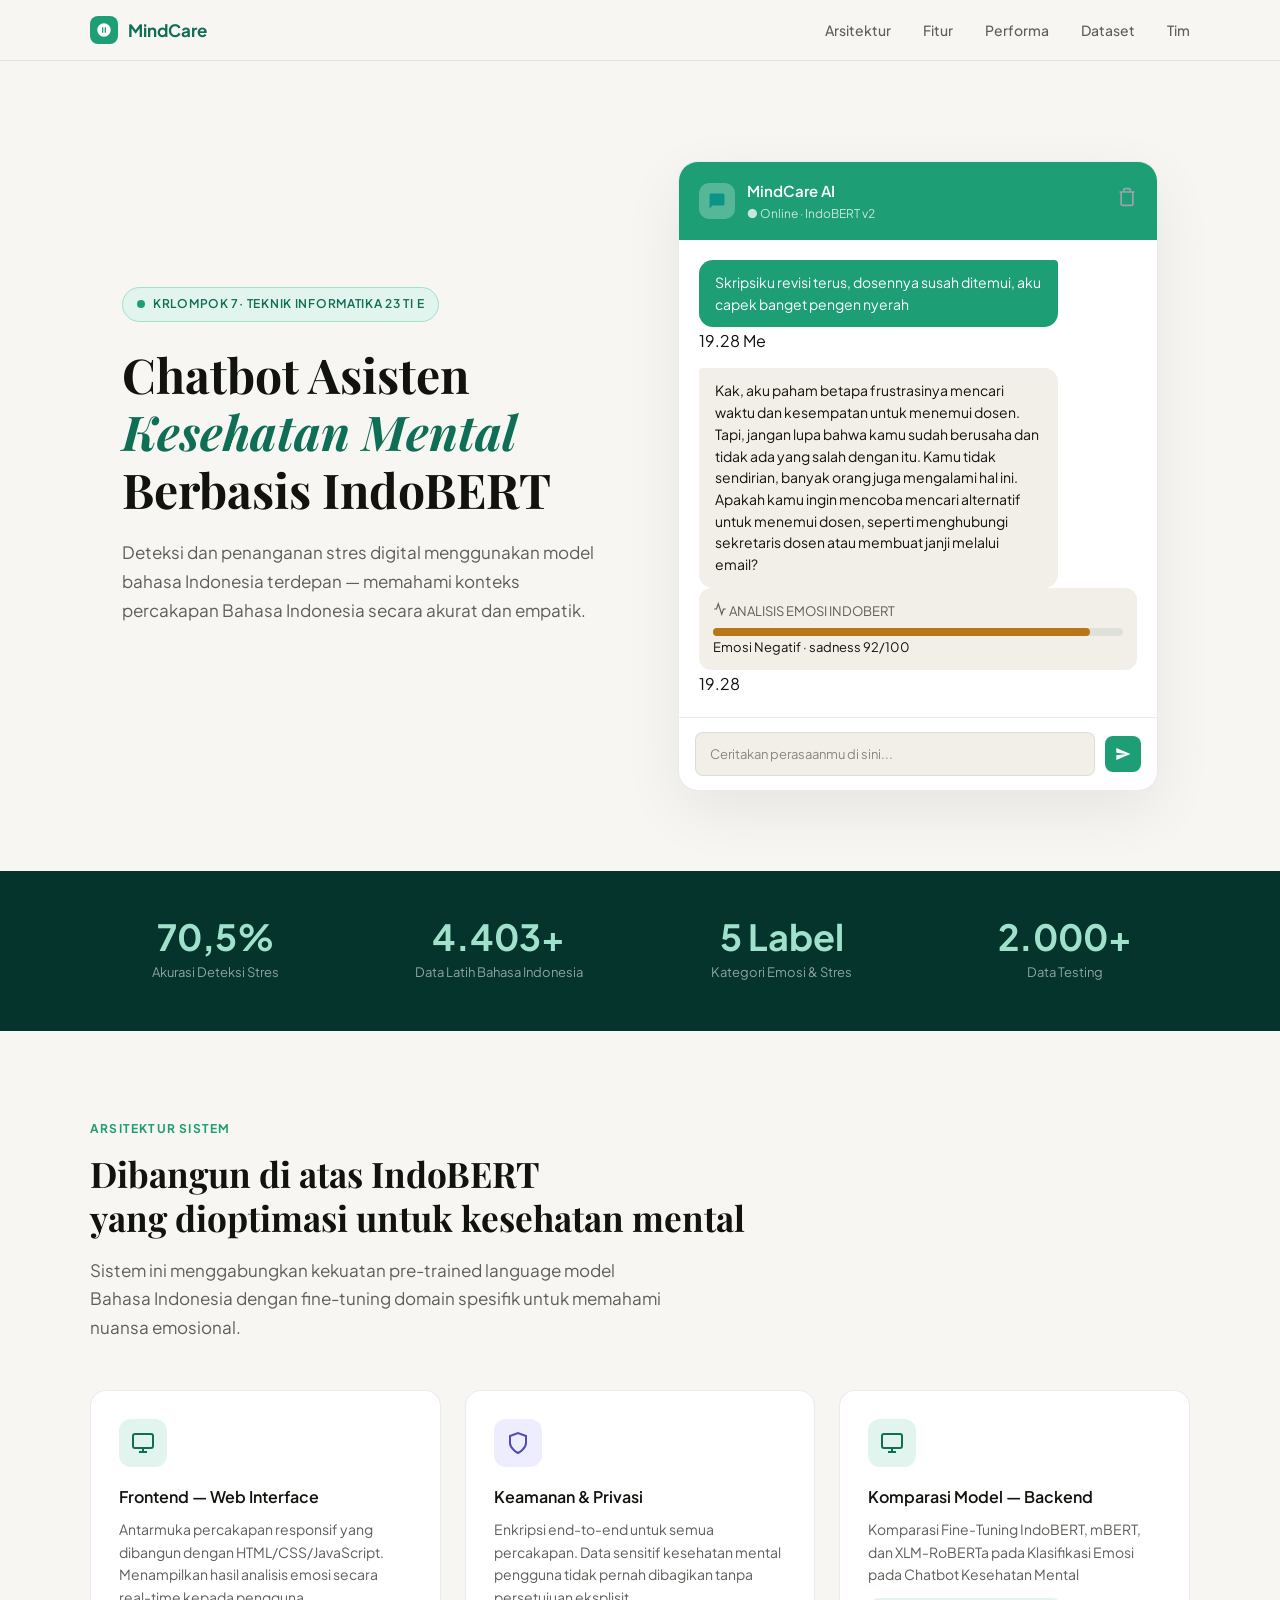
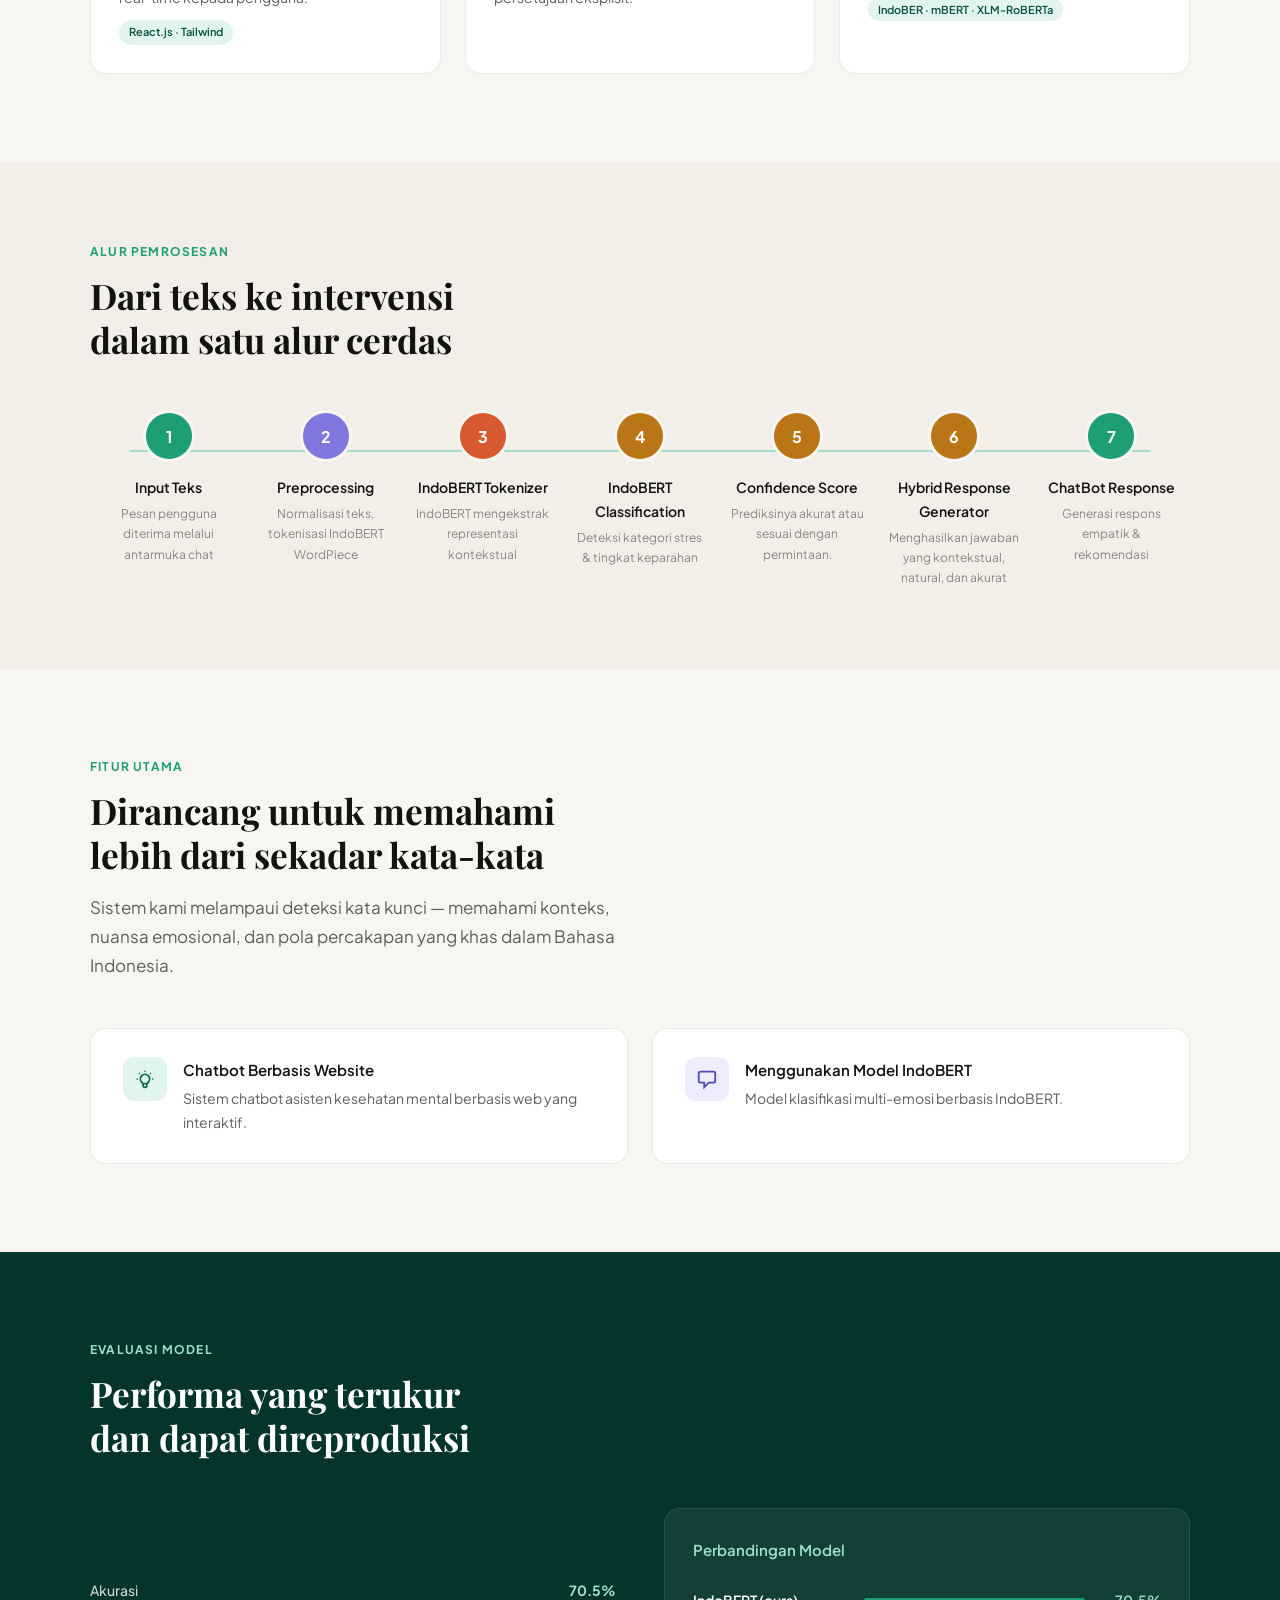
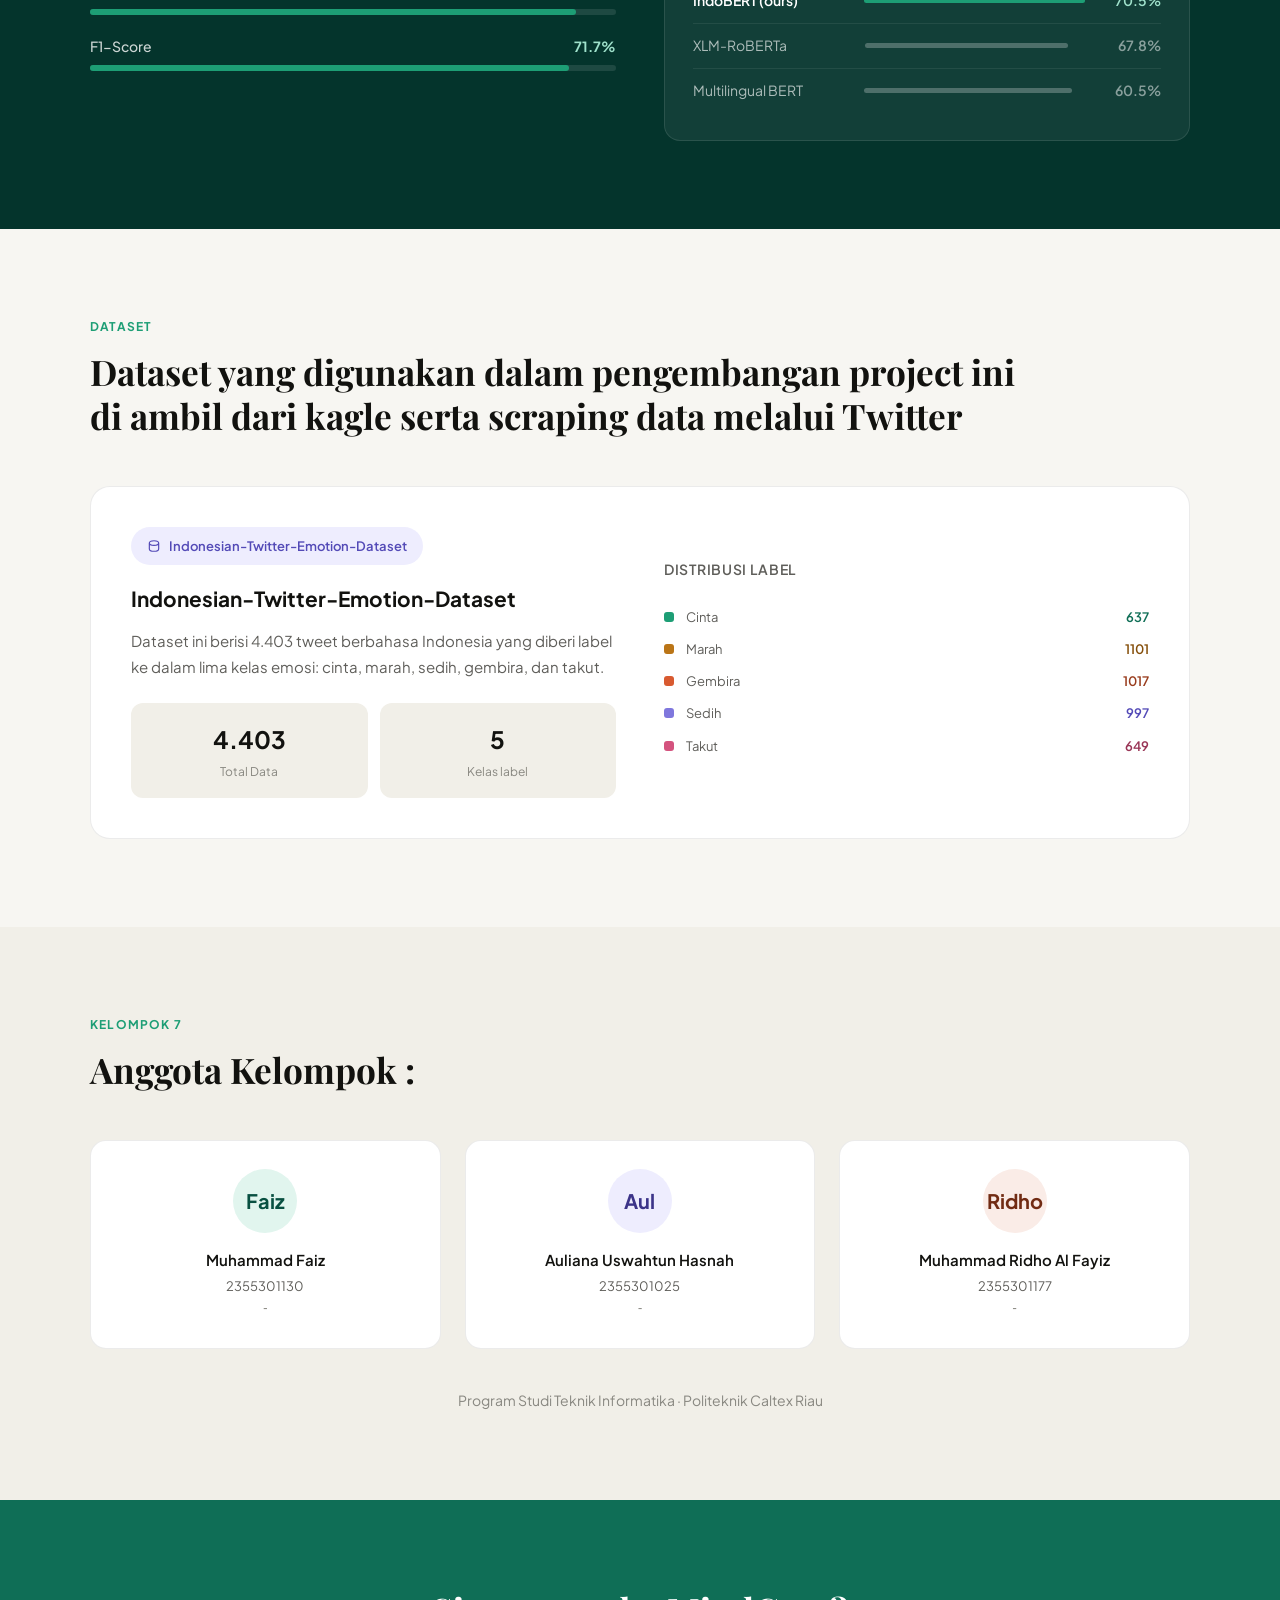
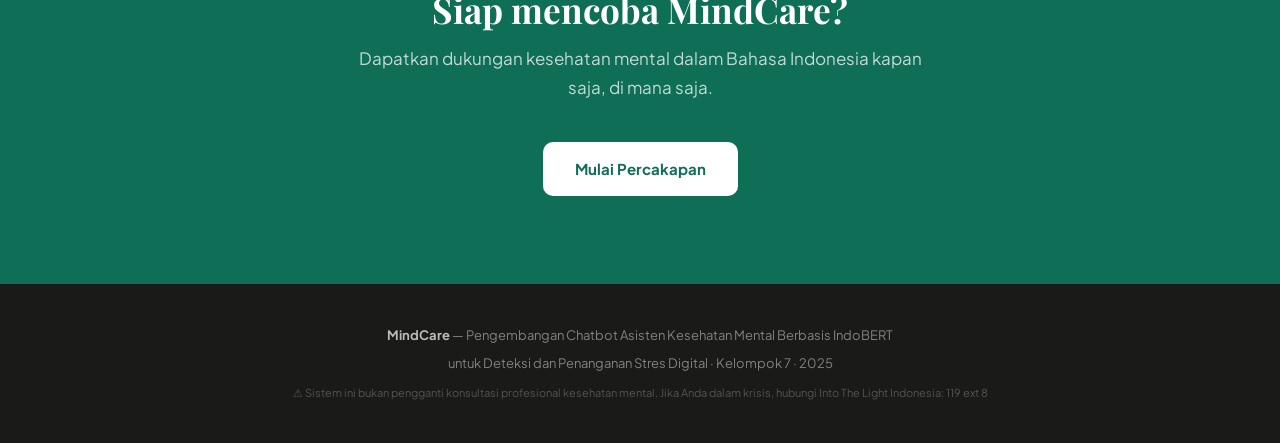
<file: Frontend/index.html>
<!DOCTYPE html>
<html lang="id">
<head>
  <meta charset="UTF-8">
  <meta name="viewport" content="width=device-width, initial-scale=1.0">
  <title>MindCare — Chatbot Kesehatan Mental Berbasis IndoBERT</title>
  <link rel="preconnect" href="https://fonts.googleapis.com">
  <link rel="preconnect" href="https://fonts.gstatic.com" crossorigin>
  <link href="https://fonts.googleapis.com/css2?family=Plus+Jakarta+Sans:wght@300;400;500;600;700&family=Playfair+Display:ital,wght@0,700;1,400&display=swap" rel="stylesheet">
  <link rel="stylesheet" href="style.css">
</head>
<body>

<!-- ══════════════════════════════════════
     NAVIGASI
══════════════════════════════════════ -->
<nav>
  <div class="nav-inner">
    <a href="#" class="nav-brand">
      <div class="dot">
        <svg viewBox="0 0 24 24"><path d="M12 2C6.48 2 2 6.48 2 12s4.48 10 10 10 10-4.48 10-10S17.52 2 12 2zm-1 14H9V8h2v8zm4 0h-2V8h2v8z"/></svg>
      </div>
      MindCare
    </a>
    <ul class="nav-links">
      <li><a href="#arsitektur">Arsitektur</a></li>
      <li><a href="#fitur">Fitur</a></li>
      <li><a href="#performa">Performa</a></li>
      <li><a href="#dataset">Dataset</a></li>
      <li><a href="#tim">Tim</a></li>
    </ul>
  </div>
</nav>

<!-- ══════════════════════════════════════
     HERO
══════════════════════════════════════ -->
<section class="section-hero">
  <div class="hero">

    <!-- Teks Hero -->
    <div>
      <div class="hero-eyebrow">
        <div class="pulse"></div>
        Krlompok 7· Teknik Informatika 23 TI E
      </div>
      <h1>Chatbot Asisten<br><em>Kesehatan Mental</em><br>Berbasis IndoBERT</h1>
      <p class="hero-sub">
        Deteksi dan penanganan stres digital menggunakan model bahasa Indonesia terdepan —
        memahami konteks percakapan Bahasa Indonesia secara akurat dan empatik.
      </p>

    </div>

   <!-- Chat Preview -->
<div class="chat-preview" id="demo">
  <div class="chat-header">
    <div class="chat-avatar">
      <!-- Icon MindCare AI -->
      <svg viewBox="0 0 24 24"><path d="M20 2H4c-1.1 0-2 .9-2 2v18l4-4h14c1.1 0 2-.9 2-2V4c0-1.1-.9-2-2-2z" fill="#0d9488"/></svg>
    </div>
    <div style="flex-grow: 1;">
      <div class="chat-title">MindCare AI</div>
      <div class="chat-status">● Online · IndoBERT v2</div>
    </div>
    <!-- Tombol Trash/Hapus di pojok kanan atas chat -->
    <div class="chat-delete-icon">
      <svg width="20" height="20" viewBox="0 0 24 24" fill="none" stroke="#9ca3af" stroke-width="2"><polyline points="3 6 5 6 21 6"></polyline><path d="M19 6v14a2 2 0 0 1-2 2H7a2 2 0 0 1-2-2V6m3 0V4a2 2 0 0 1 2-2h4a2 2 0 0 1 2 2v2"></path></svg>
    </div>
  </div>

  <div class="chat-body">
    <!-- Bubble Chat User -->
    <div class="chat-row user-row">
      <div class="bubble user">
        Skripsiku revisi terus, dosennya susah ditemui, aku capek banget pengen nyerah
      </div>
      <div class="chat-time-meta">19.28 <span class="user-badge">Me</span></div>
    </div>

    <!-- Bubble Chat Bot (MindCare AI) -->
    <div class="chat-row bot-row">
      <div class="bubble bot">
        Kak, aku paham betapa frustrasinya mencari waktu dan kesempatan untuk menemui dosen. Tapi, jangan lupa bahwa kamu sudah berusaha dan tidak ada yang salah dengan itu. Kamu tidak sendirian, banyak orang juga mengalami hal ini. Apakah kamu ingin mencoba mencari alternatif untuk menemui dosen, seperti menghubungi sekretaris dosen atau membuat janji melalui email?
      </div>
      
      <!-- Analisis Emosi IndoBERT Box -->
      <div class="stress-meter">
        <div class="stress-label">
          <svg width="14" height="14" viewBox="0 0 24 24" fill="none" stroke="currentColor" stroke-width="2"><polyline points="22 12 18 12 15 21 9 3 6 12 2 12"></polyline></svg>
          ANALISIS EMOSI INDOBERT
        </div>
        <div class="stress-bar-bg">
          <!-- Width 92% sesuai nilai skor 92/100 -->
          <div class="stress-bar" style="width: 92%;"></div>
        </div>
        <div class="stress-value-container">
          <span class="emotion-type">Emosi Negatif · sadness</span>
          <span class="emotion-score">92/100</span>
        </div>
      </div>
      
      <div class="chat-time-meta bot-time">19.28</div>
    </div>
  </div>

  <!-- Input Area Mockup -->
  <div class="chat-input-row">
    <div class="chat-input-fake">Ceritakan perasaanmu di sini...</div>
    <div class="chat-send">
      <svg viewBox="0 0 24 24"><path d="M2.01 21L23 12 2.01 3 2 10l15 2-15 2z" fill="#ffffff"/></svg>
    </div>
  </div>
</div>

  </div>
</section>

<!-- ══════════════════════════════════════
     STATS BAR
══════════════════════════════════════ -->
<div class="stats-bar">
  <div class="stats-inner">
    <div>
      <div class="stat-num">70,5%</div>
      <div class="stat-label">Akurasi Deteksi Stres</div>
    </div>
    <div>
      <div class="stat-num"> 4.403+</div>
      <div class="stat-label">Data Latih Bahasa Indonesia</div>
    </div>
    <div>
      <div class="stat-num">5 Label </div>
      <div class="stat-label">Kategori Emosi &amp; Stres</div>
    </div>
    <div>
      <div class="stat-num">2.000+ </div>
      <div class="stat-label">Data Testing</div>
    </div>
  </div>
</div>

<!-- ══════════════════════════════════════
     ARSITEKTUR SISTEM
══════════════════════════════════════ -->
<section id="arsitektur">
  <div class="section-inner">
    <div class="section-tag">Arsitektur Sistem</div>
    <h2>Dibangun di atas IndoBERT<br>yang dioptimasi untuk kesehatan mental</h2>
    <p class="section-lead">
      Sistem ini menggabungkan kekuatan pre-trained language model Bahasa Indonesia dengan
      fine-tuning domain spesifik untuk memahami nuansa emosional.
    </p>

    <div class="arch-grid">

      <div class="arch-card">
        <div class="arch-icon" style="background:#E1F5EE;">
          <svg fill="none" stroke="#0F6E56" stroke-width="2" viewBox="0 0 24 24">
            <rect x="2" y="3" width="20" height="14" rx="2"/>
            <path d="M8 21h8M12 17v4"/>
          </svg>
        </div>
        <h3>Frontend — Web Interface</h3>
        <p>Antarmuka percakapan responsif yang dibangun dengan HTML/CSS/JavaScript. Menampilkan hasil analisis emosi secara real-time kepada pengguna.</p>
        <span class="arch-badge" style="background:#E1F5EE; color:#085041;">React.js · Tailwind</span>
      </div>

      <div class="arch-card">
        <div class="arch-icon" style="background:#EEEDFE;">
          <svg fill="none" stroke="#534AB7" stroke-width="2" viewBox="0 0 24 24">
            <path d="M12 22s8-4 8-10V5l-8-3-8 3v7c0 6 8 10 8 10z"/>
          </svg>
        </div>
        <h3>Keamanan &amp; Privasi</h3>
        <p>Enkripsi end-to-end untuk semua percakapan. Data sensitif kesehatan mental pengguna tidak pernah dibagikan tanpa persetujuan eksplisit.</p>
      </div>

       <div class="arch-card">
        <div class="arch-icon" style="background:#E1F5EE;">
          <svg fill="none" stroke="#0F6E56" stroke-width="2" viewBox="0 0 24 24">
            <rect x="2" y="3" width="20" height="14" rx="2"/>
            <path d="M8 21h8M12 17v4"/>
          </svg>
        </div>
        <h3>Komparasi Model — Backend</h3>
        <p>Komparasi Fine-Tuning IndoBERT, mBERT, dan XLM-RoBERTa pada Klasifikasi Emosi pada Chatbot Kesehatan Mental
        <span class="arch-badge" style="background:#E1F5EE; color:#085041;">IndoBER · mBERT · XLM-RoBERTa</span>
      </div>

    </div>
  </div>
</section>

<!-- ══════════════════════════════════════
     PIPELINE PEMROSESAN
══════════════════════════════════════ -->
<section class="pipeline-bg pipeline-section">
  <div class="section-inner">
    <div class="section-tag">Alur Pemrosesan</div>
    <h2>Dari teks ke intervensi<br>dalam satu alur cerdas</h2>

    <div class="pipeline">
      <div class="pipe-step">
        <div class="pipe-circle" style="background:#1D9E75;">1</div>
        <h4>Input Teks</h4>
        <p>Pesan pengguna diterima melalui antarmuka chat</p>
      </div>
      <div class="pipe-step">
        <div class="pipe-circle" style="background:#7F77DD;">2</div>
        <h4>Preprocessing</h4>
        <p>Normalisasi teks, tokenisasi IndoBERT WordPiece</p>
      </div>
      <div class="pipe-step">
        <div class="pipe-circle" style="background:#D85A30;">3</div>
        <h4>IndoBERT Tokenizer</h4>
        <p>IndoBERT mengekstrak representasi kontekstual</p>
      </div>
      <div class="pipe-step">
        <div class="pipe-circle" style="background:#BA7517;">4</div>
        <h4> IndoBERT Classification</h4>
        <p>Deteksi kategori stres &amp; tingkat keparahan</p>
      </div>
      <div class="pipe-step">
        <div class="pipe-circle" style="background:#BA7517;">5</div>
        <h4> Confidence Score</h4>
        <p>Prediksinya akurat atau sesuai dengan permintaan.</p>
      </div>
      <div class="pipe-step">
        <div class="pipe-circle" style="background:#BA7517;">6</div>
        <h4>  Hybrid Response Generator </h4>
        <p>Menghasilkan jawaban yang kontekstual, natural, dan akurat</p>
      </div>
      <div class="pipe-step">
        <div class="pipe-circle" style="background:#1D9E75;">7</div>
        <h4> ChatBot Response </h4>
        <p>Generasi respons empatik &amp; rekomendasi</p>
      </div>
    </div>
  </div>
</section>

<!-- ══════════════════════════════════════
     FITUR UTAMA
══════════════════════════════════════ -->
<section id="fitur">
  <div class="section-inner">
    <div class="section-tag">Fitur Utama</div>
    <h2>Dirancang untuk memahami<br>lebih dari sekadar kata-kata</h2>
    <p class="section-lead">
      Sistem kami melampaui deteksi kata kunci — memahami konteks, nuansa emosional,
      dan pola percakapan yang khas dalam Bahasa Indonesia.
    </p>

    <div class="features-grid">

      <div class="feat-card">
        <div class="feat-icon" style="background:#E1F5EE;">
          <svg fill="none" stroke="#0F6E56" stroke-width="2" viewBox="0 0 24 24">
            <path d="M9.663 17h4.673M12 3v1m6.364 1.636l-.707.707M21 12h-1M4 12H3m3.343-5.657l-.707-.707m2.828 9.9a5 5 0 117.072 0l-.548.547A3.374 3.374 0 0014 18.469V19a2 2 0 11-4 0v-.531c0-.895-.356-1.754-.988-2.386l-.548-.547z"/>
          </svg>
        </div>
        <div>
          <h3>Chatbot Berbasis Website</h3>
          <p> Sistem chatbot asisten kesehatan mental berbasis web yang interaktif.</p>
        </div>
      </div>

      <div class="feat-card">
        <div class="feat-icon" style="background:#EEEDFE;">
          <svg fill="none" stroke="#534AB7" stroke-width="2" viewBox="0 0 24 24">
            <path d="M8 10h.01M12 10h.01M16 10h.01M9 16H5a2 2 0 01-2-2V6a2 2 0 012-2h14a2 2 0 012 2v8a2 2 0 01-2 2h-5l-5 5v-5z"/>
          </svg>
        </div>
        <div>
          <h3>Menggunakan Model IndoBERT</h3>
          <p>Model klasifikasi multi-emosi berbasis IndoBERT.</p>
        </div>
      </div>

     
    
      </div>

    </div>
  </div>
</section>

<!-- ══════════════════════════════════════
     PERFORMA / EVALUASI MODEL
══════════════════════════════════════ -->
<section class="metrics-bg" id="performa" style="padding: 88px 2rem;">
  <div class="section-inner">
    <div class="section-tag" style="color: #9FE1CB;">Evaluasi Model</div>
    <h2 style="color: white;">Performa yang terukur<br>dan dapat direproduksi</h2>

    <div class="metrics-grid">

      <!-- Metrik Bar -->
      <div class="metric-list">
        <div class="metric-item">
          <div class="metric-row">
            <span class="metric-name">Akurasi</span>
            <span class="metric-val">70.5%</span>
          </div>
          <div class="metric-bar-bg"><div class="metric-bar" style="width:92.4%"></div></div>
        </div>
        <div class="metric-item">
          <div class="metric-row">
            <span class="metric-name">F1-Score</span>
            <span class="metric-val">71.7%</span>
          </div>
          <div class="metric-bar-bg"><div class="metric-bar" style="width:91.0%"></div></div>
        </div>
      </div>

      <!-- Perbandingan Model -->
      <div class="compare-card">
        <h3>Perbandingan Model</h3>
        <div class="compare-row highlight-row">
          <span class="model-name">IndoBERT (ours)</span>
          <div class="model-bar-wrap"><div class="model-bar" style="width:92.4%"></div></div>
          <span class="model-score">70.5%</span>
        </div>
        <div class="compare-row">
          <span class="model-name">XLM-RoBERTa</span>
          <div class="model-bar-wrap"><div class="model-bar" style="width:84%; background: rgba(255,255,255,0.25)"></div></div>
          <span class="model-score" style="color:rgba(255,255,255,0.5)">67.8%</span>
        </div>
        <div class="compare-row">
          <span class="model-name">Multilingual BERT</span>
          <div class="model-bar-wrap"><div class="model-bar" style="width:87%; background: rgba(255,255,255,0.25)"></div></div>
          <span class="model-score" style="color:rgba(255,255,255,0.5)">60.5%</span>
        </div>
      </div>

    </div>
  </div>
</section>

<!-- ══════════════════════════════════════
     DATASET
══════════════════════════════════════ -->
<section id="dataset">
  <div class="section-inner">
    <div class="section-tag">Dataset</div>
    <h2>Dataset yang digunakan dalam pengembangan project ini<br>di ambil dari kagle serta scraping data melalui Twitter</h2>

    <div class="dataset-card">

      <div>
        <div class="dataset-pill">
          <svg width="14" height="14" fill="none" stroke="currentColor" stroke-width="2" viewBox="0 0 24 24">
            <path d="M4 7v10c0 2.21 3.582 4 8 4s8-1.79 8-4V7M4 7c0 2.21 3.582 4 8 4s8-1.79 8-4M4 7c0-2.21 3.582-4 8-4s8 1.79 8 4"/>
          </svg>
          Indonesian-Twitter-Emotion-Dataset
        </div>
        <h3 style="font-size:1.3rem; margin-bottom:.75rem;">Indonesian-Twitter-Emotion-Dataset</h3>
        <p style="color:var(--text-secondary); font-size:15px;">
          Dataset ini berisi 4.403 tweet berbahasa Indonesia yang diberi label ke dalam 
          lima kelas emosi: cinta, marah, sedih, gembira, dan takut.
        </p>
        <div class="dataset-stats">
          <div class="ds-stat">
            <div class="ds-stat-num">4.403</div>
            <div class="ds-stat-label">Total Data</div>
          </div>
          <div class="ds-stat">
            <div class="ds-stat-num">5</div>
            <div class="ds-stat-label">Kelas label</div>
          </div>
        </div>
      </div>

      <div>
        <p style="font-size:14px; font-weight:600; color:var(--text-secondary); margin-bottom:1rem; text-transform:uppercase; letter-spacing:.05em;">Distribusi Label</p>
        <div class="label-distribution">
          <div class="label-row">
            <div class="label-color" style="background:#1D9E75;"></div>
            <span class="label-name">Cinta</span>
            <span class="label-pct" style="color:#0F6E56;">637</span>
          </div>
          <div class="label-row">
            <div class="label-color" style="background:#BA7517;"></div>
            <span class="label-name">Marah</span>
            <span class="label-pct" style="color:#854F0B;">1101</span>
          </div>
          <div class="label-row">
            <div class="label-color" style="background:#D85A30;"></div>
            <span class="label-name">Gembira</span>
            <span class="label-pct" style="color:#993C1D;">1017</span>
          </div>
          <div class="label-row">
            <div class="label-color" style="background:#7F77DD;"></div>
            <span class="label-name">Sedih</span>
            <span class="label-pct" style="color:#534AB7;">997</span>
          </div>
          <div class="label-row">
            <div class="label-color" style="background:#D4537E;"></div>
            <span class="label-name">Takut</span>
            <span class="label-pct" style="color:#993556;">649</span>
          </div>
        </div>
      </div>

    </div>
  </div>
</section>

<!-- ══════════════════════════════════════
     TIM PENELITI
══════════════════════════════════════ -->
<section id="tim" class="tim-section">
  <div class="section-inner">
    <div class="section-tag">KELOMPOK 7</div>
    <h2>Anggota Kelompok : <br></h2>

    <div class="team-grid">
      <div class="team-card">
        <div class="team-avatar" style="background:#E1F5EE; color:#085041;">Faiz</div>
        <div class="team-name">Muhammad Faiz</div>
        <div class="team-role">2355301130</div>
        <div class="team-nim">-</div>
      </div>
      <div class="team-card">
        <div class="team-avatar" style="background:#EEEDFE; color:#3C3489;">Aul</div>
        <div class="team-name">Auliana Uswahtun Hasnah</div>
        <div class="team-role">2355301025</div>
        <div class="team-nim">-</div>
      </div>
      <div class="team-card">
        <div class="team-avatar" style="background:#FAECE7; color:#712B13;">Ridho</div>
        <div class="team-name">Muhammad Ridho Al Fayiz</div>
        <div class="team-role">2355301177</div>
        <div class="team-nim">-</div>
      </div>
    </div>

    <div class="team-info">
      <p>
        Program Studi Teknik Informatika · Politeknik Caltex Riau 
      </p>
    </div>
  </div>
</section>

<!-- ══════════════════════════════════════
     CTA
══════════════════════════════════════ -->
<div class="cta-section">
  <h2>Siap mencoba MindCare?</h2>
  <p class="section-lead">Dapatkan dukungan kesehatan mental dalam Bahasa Indonesia kapan saja, di mana saja.</p>
  <a href="Chatbot.html" class="btn-white">Mulai Percakapan</a>
</div>

<!-- ══════════════════════════════════════
     FOOTER
══════════════════════════════════════ -->
<footer>
  <p><strong>MindCare</strong> — Pengembangan Chatbot Asisten Kesehatan Mental Berbasis IndoBERT</p>
  <p>untuk Deteksi dan Penanganan Stres Digital · Kelompok 7 · 2025</p>
  <p class="footer-warning">
    ⚠ Sistem ini bukan pengganti konsultasi profesional kesehatan mental.
    Jika Anda dalam krisis, hubungi Into The Light Indonesia: 119 ext 8
  </p>
</footer>

</body>
</html>
</file>
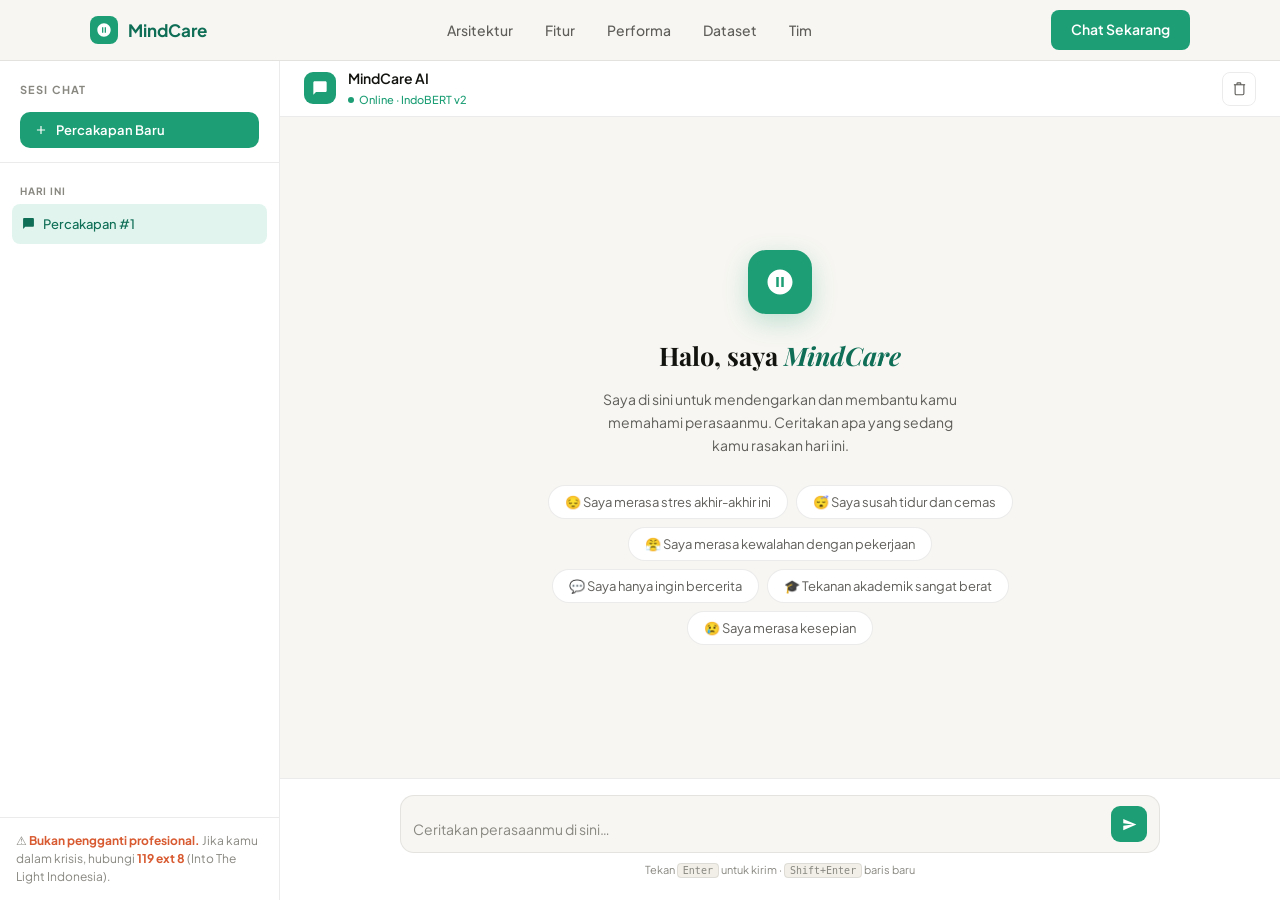
<file: Frontend/Chatbot.html>
<!DOCTYPE html>
<html lang="id">

<head>
    <meta charset="UTF-8">
    <meta name="viewport" content="width=device-width, initial-scale=1.0">
    <title>MindCare — Chat Asisten Kesehatan Mental</title>
    <link rel="preconnect" href="https://fonts.googleapis.com">
    <link rel="preconnect" href="https://fonts.gstatic.com" crossorigin>
    <link
        href="https://fonts.googleapis.com/css2?family=Plus+Jakarta+Sans:wght@300;400;500;600;700&family=Playfair+Display:ital,wght@0,700;1,400&display=swap"
        rel="stylesheet">
    <link rel="stylesheet" href="style.css">

    <style>
        /* ── CHAT PAGE LAYOUT ── */
        body {
            height: 100vh;
            overflow: hidden;
            display: flex;
            flex-direction: column;
        }

        .chat-page {
            flex: 1;
            display: grid;
            grid-template-columns: 280px 1fr;
            overflow: hidden;
            height: calc(100vh - 60px);
        }

        /* ── SIDEBAR ── */
        .sidebar {
            background: var(--white);
            border-right: 0.5px solid var(--border);
            display: flex;
            flex-direction: column;
            overflow: hidden;
        }

        .sidebar-header {
            padding: 20px 20px 14px;
            border-bottom: 0.5px solid var(--border);
        }

        .sidebar-title {
            font-size: 11px;
            font-weight: 700;
            letter-spacing: 0.1em;
            text-transform: uppercase;
            color: var(--text-muted);
            margin-bottom: 12px;
        }

        .new-chat-btn {
            width: 100%;
            background: var(--teal-400);
            color: white;
            border: none;
            border-radius: 10px;
            padding: 10px 14px;
            font-family: 'Plus Jakarta Sans', sans-serif;
            font-size: 13px;
            font-weight: 600;
            cursor: pointer;
            display: flex;
            align-items: center;
            gap: 8px;
            transition: background 0.2s;
        }

        .new-chat-btn:hover {
            background: var(--teal-600);
        }

        .new-chat-btn svg {
            width: 14px;
            height: 14px;
            fill: white;
            flex-shrink: 0;
        }

        .chat-history {
            flex: 1;
            overflow-y: auto;
            padding: 12px 12px;
        }

        .history-section-label {
            font-size: 10px;
            font-weight: 700;
            letter-spacing: 0.08em;
            text-transform: uppercase;
            color: var(--text-muted);
            padding: 8px 8px 4px;
        }

        .history-item {
            padding: 9px 10px;
            border-radius: 8px;
            font-size: 13px;
            color: var(--text-secondary);
            cursor: pointer;
            transition: background 0.15s;
            white-space: nowrap;
            overflow: hidden;
            text-overflow: ellipsis;
            display: flex;
            align-items: center;
            gap: 8px;
        }

        .history-item svg {
            width: 13px;
            height: 13px;
            flex-shrink: 0;
            opacity: 0.5;
        }

        .history-item:hover {
            background: var(--gray-50);
            color: var(--text-primary);
        }

        .history-item.active {
            background: var(--teal-50);
            color: var(--teal-600);
            font-weight: 500;
        }

        .history-item.active svg {
            opacity: 1;
        }

        .sidebar-footer {
            padding: 14px 16px;
            border-top: 0.5px solid var(--border);
            font-size: 12px;
            color: var(--text-muted);
            line-height: 1.5;
        }

        .sidebar-footer strong {
            color: var(--coral-400);
        }

        /* ── MAIN CHAT AREA ── */
        .chat-main {
            display: flex;
            flex-direction: column;
            background: var(--bg-page);
            overflow: hidden;
        }

        /* Top bar */
        .chat-topbar {
            background: var(--white);
            border-bottom: 0.5px solid var(--border);
            padding: 0 24px;
            height: 56px;
            display: flex;
            align-items: center;
            justify-content: space-between;
            flex-shrink: 0;
        }

        .topbar-left {
            display: flex;
            align-items: center;
            gap: 12px;
        }

        .topbar-avatar {
            width: 32px;
            height: 32px;
            border-radius: 9px;
            background: var(--teal-400);
            display: flex;
            align-items: center;
            justify-content: center;
        }

        .topbar-avatar svg {
            width: 16px;
            height: 16px;
            fill: white;
        }

        .topbar-name {
            font-size: 14px;
            font-weight: 600;
            color: var(--text-primary);
        }

        .topbar-status {
            display: flex;
            align-items: center;
            gap: 5px;
            font-size: 11px;
            color: var(--teal-400);
            font-weight: 500;
        }

        .status-dot {
            width: 6px;
            height: 6px;
            border-radius: 50%;
            background: var(--teal-400);
            animation: pulse 2s infinite;
        }

        .topbar-right {
            display: flex;
            align-items: center;
            gap: 8px;
        }

        .topbar-btn {
            width: 34px;
            height: 34px;
            border-radius: 8px;
            border: 0.5px solid var(--border);
            background: transparent;
            cursor: pointer;
            display: flex;
            align-items: center;
            justify-content: center;
            transition: background 0.15s;
        }

        .topbar-btn:hover {
            background: var(--gray-50);
        }

        .topbar-btn svg {
            width: 15px;
            height: 15px;
            fill: none;
            stroke: var(--text-secondary);
            stroke-width: 1.8;
        }

        /* ── MESSAGES AREA ── */
        .messages-wrap {
            flex: 1;
            overflow-y: auto;
            padding: 28px 40px;
            display: flex;
            flex-direction: column;
            gap: 20px;
            scroll-behavior: smooth;
        }

        /* Welcome state */
        .welcome-state {
            flex: 1;
            display: flex;
            flex-direction: column;
            align-items: center;
            justify-content: center;
            text-align: center;
            padding: 40px 24px;
        }

        .welcome-icon {
            width: 64px;
            height: 64px;
            border-radius: 18px;
            background: var(--teal-400);
            display: flex;
            align-items: center;
            justify-content: center;
            margin: 0 auto 20px;
            box-shadow: 0 8px 24px rgba(29, 158, 117, 0.25);
        }

        .welcome-icon svg {
            width: 30px;
            height: 30px;
            fill: white;
        }

        .welcome-title {
            font-family: 'Playfair Display', Georgia, serif;
            font-size: 1.6rem;
            font-weight: 700;
            color: var(--text-primary);
            margin-bottom: 10px;
        }

        .welcome-title em {
            color: var(--teal-600);
            font-style: italic;
        }

        .welcome-sub {
            font-size: 14px;
            color: var(--text-secondary);
            max-width: 380px;
            line-height: 1.65;
            margin-bottom: 28px;
        }

        .starter-chips {
            display: flex;
            flex-wrap: wrap;
            gap: 8px;
            justify-content: center;
            max-width: 480px;
        }

        .chip {
            background: var(--white);
            border: 0.5px solid var(--border);
            border-radius: 100px;
            padding: 8px 16px;
            font-size: 13px;
            color: var(--text-secondary);
            cursor: pointer;
            transition: border-color 0.15s, color 0.15s, background 0.15s;
            font-family: 'Plus Jakarta Sans', sans-serif;
        }

        .chip:hover {
            border-color: var(--teal-400);
            color: var(--teal-600);
            background: var(--teal-50);
        }

        /* Message rows */
        .msg-row {
            display: flex;
            gap: 10px;
            align-items: flex-end;
            max-width: 680px;
        }

        .msg-row.user {
            align-self: flex-end;
            flex-direction: row-reverse;
        }

        .msg-row.bot {
            align-self: flex-start;
        }

        .msg-avatar {
            width: 28px;
            height: 28px;
            border-radius: 8px;
            flex-shrink: 0;
            display: flex;
            align-items: center;
            justify-content: center;
            font-size: 11px;
            font-weight: 700;
        }

        .msg-avatar.bot-av {
            background: var(--teal-400);
        }

        .msg-avatar.bot-av svg {
            width: 14px;
            height: 14px;
            fill: white;
        }

        .msg-avatar.user-av {
            background: var(--purple-600);
            color: white;
        }

        .msg-bubble {
            padding: 12px 16px;
            border-radius: 16px;
            font-size: 14px;
            line-height: 1.65;
            max-width: 520px;
        }

        .msg-row.bot .msg-bubble {
            background: var(--white);
            color: var(--text-primary);
            border: 0.5px solid var(--border);
            border-radius: 4px 16px 16px 16px;
            box-shadow: 0 1px 4px rgba(0, 0, 0, 0.04);
        }

        .msg-row.user .msg-bubble {
            background: var(--teal-400);
            color: white;
            border-radius: 16px 4px 16px 16px;
        }

        .msg-time {
            font-size: 10px;
            color: var(--text-muted);
            margin-top: 4px;
            padding: 0 4px;
        }

        .msg-row.user .msg-time {
            text-align: right;
        }

        /* Emotion badge inline */
        .emotion-tag {
            display: inline-flex;
            align-items: center;
            gap: 5px;
            font-size: 11px;
            font-weight: 600;
            padding: 3px 10px;
            border-radius: 100px;
            margin-top: 8px;
        }

        /* Stress analysis card */
        .stress-card {
            background: var(--white);
            border: 0.5px solid var(--border);
            border-radius: 12px;
            padding: 14px 16px;
            font-size: 13px;
            margin-top: 4px;
            box-shadow: 0 1px 4px rgba(0, 0, 0, 0.04);
            max-width: 340px;
        }

        .stress-card-label {
            font-size: 10px;
            font-weight: 700;
            letter-spacing: 0.07em;
            text-transform: uppercase;
            color: var(--text-muted);
            margin-bottom: 8px;
            display: flex;
            align-items: center;
            gap: 6px;
        }

        .stress-card-label svg {
            width: 12px;
            height: 12px;
            fill: none;
            stroke: var(--text-muted);
            stroke-width: 1.8;
        }

        .stress-card-bar-bg {
            background: var(--gray-50);
            border-radius: 100px;
            height: 6px;
            margin-bottom: 6px;
            border: 0.5px solid var(--border);
        }

        .stress-card-bar {
            height: 6px;
            border-radius: 100px;
            transition: width 0.8s ease;
        }

        .stress-card-footer {
            display: flex;
            align-items: center;
            justify-content: space-between;
            font-size: 12px;
        }

        .stress-category {
            color: var(--text-secondary);
        }

        .stress-score {
            font-weight: 700;
        }

        /* Typing indicator */
        .typing-indicator {
            display: flex;
            align-items: center;
            gap: 4px;
            padding: 10px 14px;
            background: var(--white);
            border: 0.5px solid var(--border);
            border-radius: 4px 14px 14px 14px;
            width: fit-content;
            box-shadow: 0 1px 4px rgba(0, 0, 0, 0.04);
        }

        .typing-dot {
            width: 6px;
            height: 6px;
            border-radius: 50%;
            background: var(--teal-400);
            animation: typingBounce 1.2s infinite;
        }

        .typing-dot:nth-child(2) {
            animation-delay: 0.2s;
        }

        .typing-dot:nth-child(3) {
            animation-delay: 0.4s;
        }

        @keyframes typingBounce {

            0%,
            60%,
            100% {
                transform: translateY(0);
                opacity: 0.4;
            }

            30% {
                transform: translateY(-4px);
                opacity: 1;
            }
        }

        /* ── INPUT AREA ── */
        .input-area {
            background: var(--white);
            border-top: 0.5px solid var(--border);
            padding: 16px 40px 20px;
            flex-shrink: 0;
        }

        .input-inner {
            max-width: 760px;
            margin: 0 auto;
        }

        .input-box {
            display: flex;
            align-items: flex-end;
            gap: 10px;
            background: var(--bg-page);
            border: 1px solid var(--border);
            border-radius: 14px;
            padding: 10px 12px;
            transition: border-color 0.2s, box-shadow 0.2s;
        }

        .input-box:focus-within {
            border-color: var(--teal-400);
            box-shadow: 0 0 0 3px rgba(29, 158, 117, 0.08);
        }

        .input-box textarea {
            flex: 1;
            background: transparent;
            border: none;
            outline: none;
            font-family: 'Plus Jakarta Sans', sans-serif;
            font-size: 14px;
            color: var(--text-primary);
            resize: none;
            max-height: 120px;
            line-height: 1.55;
            padding: 2px 0;
        }

        .input-box textarea::placeholder {
            color: var(--text-muted);
        }

        .send-btn {
            width: 36px;
            height: 36px;
            border-radius: 9px;
            background: var(--teal-400);
            border: none;
            cursor: pointer;
            display: flex;
            align-items: center;
            justify-content: center;
            flex-shrink: 0;
            transition: background 0.15s, transform 0.1s;
        }

        .send-btn:hover {
            background: var(--teal-600);
            transform: translateY(-1px);
        }

        .send-btn:disabled {
            background: var(--gray-100);
            cursor: not-allowed;
            transform: none;
        }

        .send-btn svg {
            width: 15px;
            height: 15px;
            fill: white;
        }

        .input-hint {
            font-size: 11px;
            color: var(--text-muted);
            margin-top: 8px;
            text-align: center;
        }

        .input-hint a {
            color: var(--teal-400);
            text-decoration: none;
        }

        /* ── SCROLLBAR ── */
        .messages-wrap::-webkit-scrollbar,
        .chat-history::-webkit-scrollbar {
            width: 4px;
        }

        .messages-wrap::-webkit-scrollbar-track,
        .chat-history::-webkit-scrollbar-track {
            background: transparent;
        }

        .messages-wrap::-webkit-scrollbar-thumb,
        .chat-history::-webkit-scrollbar-thumb {
            background: var(--gray-100);
            border-radius: 4px;
        }

        /* ── API KEY MODAL ── */
        .modal-overlay {
            position: fixed;
            inset: 0;
            background: rgba(0, 0, 0, 0.45);
            backdrop-filter: blur(4px);
            z-index: 200;
            display: flex;
            align-items: center;
            justify-content: center;
        }

        .modal {
            background: var(--white);
            border-radius: 20px;
            padding: 36px 40px;
            max-width: 460px;
            width: calc(100% - 40px);
            box-shadow: 0 20px 60px rgba(0, 0, 0, 0.15);
        }

        .modal-icon {
            width: 48px;
            height: 48px;
            border-radius: 14px;
            background: var(--teal-50);
            display: flex;
            align-items: center;
            justify-content: center;
            margin-bottom: 18px;
        }

        .modal-icon svg {
            width: 22px;
            height: 22px;
            fill: none;
            stroke: var(--teal-600);
            stroke-width: 1.8;
        }

        .modal h3 {
            font-family: 'Playfair Display', Georgia, serif;
            font-size: 1.35rem;
            font-weight: 700;
            margin-bottom: 8px;
        }

        .modal p {
            font-size: 13.5px;
            color: var(--text-secondary);
            line-height: 1.6;
            margin-bottom: 20px;
        }

        .modal-input {
            width: 100%;
            background: var(--bg-page);
            border: 1px solid var(--border);
            border-radius: 10px;
            padding: 11px 14px;
            font-family: 'Plus Jakarta Sans', sans-serif;
            font-size: 13px;
            color: var(--text-primary);
            outline: none;
            transition: border-color 0.2s;
            margin-bottom: 12px;
        }

        .modal-input:focus {
            border-color: var(--teal-400);
        }

        .modal-actions {
            display: flex;
            gap: 10px;
        }

        .modal-btn-primary {
            flex: 1;
            background: var(--teal-400);
            color: white;
            border: none;
            border-radius: 10px;
            padding: 11px;
            font-family: 'Plus Jakarta Sans', sans-serif;
            font-size: 14px;
            font-weight: 600;
            cursor: pointer;
            transition: background 0.15s;
        }

        .modal-btn-primary:hover {
            background: var(--teal-600);
        }

        .modal-btn-skip {
            flex: 1;
            background: var(--gray-50);
            color: var(--text-secondary);
            border: 0.5px solid var(--border);
            border-radius: 10px;
            padding: 11px;
            font-family: 'Plus Jakarta Sans', sans-serif;
            font-size: 14px;
            font-weight: 500;
            cursor: pointer;
            transition: background 0.15s;
        }

        .modal-btn-skip:hover {
            background: var(--gray-100);
        }

        .modal-warning {
            font-size: 11px;
            color: var(--text-muted);
            margin-top: 12px;
            line-height: 1.5;
            display: flex;
            gap: 6px;
        }

        /* ── RESPONSIVE ── */
        @media (max-width: 768px) {
            body {
                overflow: hidden;
            }

            .chat-page {
                grid-template-columns: 1fr;
                height: calc(100vh - 60px);
            }

            .sidebar {
                display: none;
            }

            .messages-wrap {
                padding: 20px 16px;
            }

            .input-area {
                padding: 12px 16px 16px;
            }
        }
    </style>
</head>

<body>

    <!-- ══════════════════════════════════════
     NAVIGASI
══════════════════════════════════════ -->
    <nav>
        <div class="nav-inner">
            <a href="index.html" class="nav-brand">
                <div class="dot">
                    <svg viewBox="0 0 24 24">
                        <path
                            d="M12 2C6.48 2 2 6.48 2 12s4.48 10 10 10 10-4.48 10-10S17.52 2 12 2zm-1 14H9V8h2v8zm4 0h-2V8h2v8z" />
                    </svg>
                </div>
                MindCare
            </a>
            <ul class="nav-links">
                <li><a href="index.html#arsitektur">Arsitektur</a></li>
                <li><a href="index.html#fitur">Fitur</a></li>
                <li><a href="index.html#performa">Performa</a></li>
                <li><a href="index.html#dataset">Dataset</a></li>
                <li><a href="index.html#tim">Tim</a></li>
            </ul>
            <a href="chatbot.html" class="nav-cta">Chat Sekarang</a>
        </div>
    </nav>

    <!-- ══════════════════════════════════════
     CHAT PAGE
══════════════════════════════════════ -->
    <div class="chat-page">

        <!-- SIDEBAR -->
        <aside class="sidebar">
            <div class="sidebar-header">
                <div class="sidebar-title">Sesi Chat</div>
                <button class="new-chat-btn" onclick="newChat()">
                    <svg viewBox="0 0 24 24">
                        <path d="M19 13h-6v6h-2v-6H5v-2h6V5h2v6h6v2z" />
                    </svg>
                    Percakapan Baru
                </button>
            </div>

            <div class="chat-history" id="chatHistory">
                <div class="history-section-label">Hari ini</div>
                <div class="history-item active" id="currentSessionItem">
                    <svg viewBox="0 0 24 24" fill="currentColor">
                        <path d="M20 2H4c-1.1 0-2 .9-2 2v18l4-4h14c1.1 0 2-.9 2-2V4c0-1.1-.9-2-2-2z" />
                    </svg>
                    Percakapan #1
                </div>
            </div>

            <div class="sidebar-footer">
                ⚠ <strong>Bukan pengganti profesional.</strong> Jika kamu dalam krisis, hubungi <strong>119 ext
                    8</strong> (Into The Light Indonesia).
            </div>
        </aside>

        <!-- MAIN CHAT -->
        <main class="chat-main">

            <!-- Top Bar -->
            <div class="chat-topbar">
                <div class="topbar-left">
                    <div class="topbar-avatar">
                        <svg viewBox="0 0 24 24">
                            <path d="M20 2H4c-1.1 0-2 .9-2 2v18l4-4h14c1.1 0 2-.9 2-2V4c0-1.1-.9-2-2-2z" />
                        </svg>
                    </div>
                    <div>
                        <div class="topbar-name">MindCare AI</div>
                        <div class="topbar-status">
                            <div class="status-dot"></div>
                            Online · IndoBERT v2
                        </div>
                    </div>
                </div>
                <div class="topbar-right">
                    <button class="topbar-btn" onclick="clearChat()" title="Hapus percakapan">
                        <svg viewBox="0 0 24 24">
                            <polyline points="3 6 5 6 21 6"></polyline>
                            <path d="M19 6v14a2 2 0 0 1-2 2H7a2 2 0 0 1-2-2V6m3 0V4a1 1 0 0 1 1-1h4a1 1 0 0 1 1 1v2">
                            </path>
                        </svg>
                    </button>
                </div>
            </div>

            <!-- Messages -->
            <div class="messages-wrap" id="messagesWrap">
                <!-- Welcome state shown by default -->
                <div class="welcome-state" id="welcomeState">
                    <div class="welcome-icon">
                        <svg viewBox="0 0 24 24">
                            <path
                                d="M12 2C6.48 2 2 6.48 2 12s4.48 10 10 10 10-4.48 10-10S17.52 2 12 2zm-1 14H9V8h2v8zm4 0h-2V8h2v8z" />
                        </svg>
                    </div>
                    <div class="welcome-title">Halo, saya <em>MindCare</em></div>
                    <p class="welcome-sub">
                        Saya di sini untuk mendengarkan dan membantu kamu memahami perasaanmu.
                        Ceritakan apa yang sedang kamu rasakan hari ini.
                    </p>
                    <div class="starter-chips">
                        <button class="chip" onclick="sendStarter(this)">😔 Saya merasa stres akhir-akhir ini</button>
                        <button class="chip" onclick="sendStarter(this)">😴 Saya susah tidur dan cemas</button>
                        <button class="chip" onclick="sendStarter(this)">😤 Saya merasa kewalahan dengan
                            pekerjaan</button>
                        <button class="chip" onclick="sendStarter(this)">💬 Saya hanya ingin bercerita</button>
                        <button class="chip" onclick="sendStarter(this)">🎓 Tekanan akademik sangat berat</button>
                        <button class="chip" onclick="sendStarter(this)">😢 Saya merasa kesepian</button>
                    </div>
                </div>
            </div>

            <!-- Input Area -->
            <div class="input-area">
                <div class="input-inner">
                    <div class="input-box">
                        <textarea id="userInput" placeholder="Ceritakan perasaanmu di sini…" rows="1"
                            onkeydown="handleKey(event)" oninput="autoResize(this)"></textarea>
                        <button class="send-btn" id="sendBtn" onclick="sendMessage()">
                            <svg viewBox="0 0 24 24">
                                <path d="M2.01 21L23 12 2.01 3 2 10l15 2-15 2z" />
                            </svg>
                        </button>
                    </div>
                    <div class="input-hint">
                        Tekan <kbd
                            style="background:var(--gray-50);border:0.5px solid var(--border);padding:1px 5px;border-radius:4px;font-size:10px;">Enter</kbd>
                        untuk kirim · <kbd
                            style="background:var(--gray-50);border:0.5px solid var(--border);padding:1px 5px;border-radius:4px;font-size:10px;">Shift+Enter</kbd>
                        baris baru
                    </div>
                </div>
            </div>

        </main>
    </div>

    <script>
        /* ══════════════════════════════════════
           STATE
        ══════════════════════════════════════ */
        let sessionCount = 1;
        const conversationHistory = [];

        // URL backend API Anda
        const API_URL = 'http://127.0.0.1:8000/predict';

        // Mapping untuk warna dan kategori emosi (sesuaikan dengan label Anda)
        const labelColorMap = {
            "love": "#FFC0CB",    // Pink
            "angry": "#FF0000",   // Merah
            "joy": "#FFFF00",     // Kuning
            "sadness": "#808080", // Abu-abu
            "fear": "#696969"     // Grey gelap
        };

        const labelCategoryMap = {
            "love": "Emosi Positif",    // Cinta
            "angry": "Emosi Negatif",   // Marah
            "joy": "Emosi Positif",     // Gembira
            "sadness": "Emosi Negatif", // Sedih
            "fear": "Emosi Negatif"     // Takut
        };

        /* ══════════════════════════════════════
           CHAT LOGIC
        ══════════════════════════════════════ */
        function getTime() {
            return new Date().toLocaleTimeString('id-ID', { hour: '2-digit', minute: '2-digit' });
        }

        function autoResize(el) {
            el.style.height = 'auto';
            el.style.height = Math.min(el.scrollHeight, 120) + 'px';
        }

        function handleKey(e) {
            if (e.key === 'Enter' && !e.shiftKey) {
                e.preventDefault();
                sendMessage();
            }
        }

        function hideWelcome() {
            const ws = document.getElementById('welcomeState');
            if (ws) ws.remove();
        }

        function scrollToBottom() {
            const wrap = document.getElementById('messagesWrap');
            wrap.scrollTop = wrap.scrollHeight;
        }

        function appendMessage(role, text, stressData) {
            hideWelcome();
            const wrap = document.getElementById('messagesWrap');

            const row = document.createElement('div');
            row.className = `msg-row ${role}`;

            const avatarContent = role === 'bot'
                ? `<svg viewBox="0 0 24 24"><path d="M20 2H4c-1.1 0-2 .9-2 2v18l4-4h14c1.1 0 2-.9 2-2V4c0-1.1-.9-2-2-2z"/></svg>`
                : 'Me'; // 'K' for Kamu (User)

            row.innerHTML = `
      <div class="msg-avatar ${role === 'bot' ? 'bot-av' : 'user-av'}">${avatarContent}</div>
      <div>
        <div class="msg-bubble">${text.replace(/\n/g, '<br>')}</div>
        ${stressData ? buildStressCard(stressData) : ''}
        <div class="msg-time">${getTime()}</div>
      </div>
    `;

            wrap.appendChild(row);
            scrollToBottom();
            return row;
        }

        function buildStressCard(data) {
            const score = parseInt(data.score) || 0;
            const barColor = data.color || (score < 30 ? '#1D9E75' : score < 60 ? '#BA7517' : '#D85A30');
            return `
      <div class="stress-card">
        <div class="stress-card-label">
          <svg viewBox="0 0 24 24"><polyline points="22 12 18 12 15 21 9 3 6 12 2 12"></polyline></svg>
          Analisis Emosi IndoBERT
        </div>
        <div class="stress-card-bar-bg">
          <div class="stress-card-bar" style="width:${score}%; background:${barColor}"></div>
        </div>
        <div class="stress-card-footer">
          <span class="stress-category">${data.category || 'Normal'} · ${data.emotion || 'netral'}</span>
          <span class="stress-score" style="color:${barColor}">${score}/100</span>
        </div>
      </div>
    `;
        }

        // Fungsi untuk mengadaptasi data prediksi dari backend ke format buildStressCard
        function createStressDataForCard(prediksi_label, confidence_score) {
            const score = (confidence_score * 100).toFixed(0); // Konversi confidence_score ke skala 0-100

            return {
                score: score,
                category: labelCategoryMap[prediksi_label] || 'Analisis Emosi', // Ambil kategori dari map
                emotion: prediksi_label,
                color: labelColorMap[prediksi_label] || '#888780' // Default abu-abu jika tidak ada di map
            };
        }

        function showTyping() {
            hideWelcome();
            const wrap = document.getElementById('messagesWrap');
            const row = document.createElement('div');
            row.className = 'msg-row bot';
            row.id = 'typingRow';
            row.innerHTML = `
      <div class="msg-avatar bot-av">
        <svg viewBox="0 0 24 24"><path d="M20 2H4c-1.1 0-2 .9-2 2v18l4-4h14c1.1 0 2-.9 2-2V4c0-1.1-.9-2-2-2z"/></svg>
      </div>
      <div>
        <div class="typing-indicator">
          <div class="typing-dot"></div>
          <div class="typing-dot"></div>
          <div class="typing-dot"></div>
        </div>
      </div>
    `;
            wrap.appendChild(row);
            scrollToBottom();
        }

        function hideTyping() {
            const el = document.getElementById('typingRow');
            if (el) el.remove();
        }

        async function sendMessage() {
            const input = document.getElementById('userInput');
            const text = input.value.trim();
            if (!text) return;

            const btn = document.getElementById('sendBtn');
            btn.disabled = true;
            input.value = '';
            input.style.height = 'auto';

            // 1. Tampilkan gelembung chat user di layar
            appendMessage('user', text);

            // 2. Tampilkan animasi titik tiga mengetik
            showTyping();

            try {
                // 3. Kirim ke Backend API FastAPI
                const response = await fetch("http://127.0.0.1:8000/predict", {
                    method: "POST",
                    headers: {
                        "Content-Type": "application/json"
                    },
                    body: JSON.stringify({
                        teks: text,
                        history: conversationHistory // Mengirim list history yang disimpan di memory browser
                    })
                });

                if (!response.ok) {
                    const errorData = await response.json();
                    throw new Error(errorData.detail || `HTTP error! status: ${response.status}`);
                }

                const data = await response.json();
                const botResponseText = data.bot_response;

                // Hilangkan animasi mengetik
                hideTyping();

                // Buat card visualisasi emosi dari IndoBERT
                const stressData = createStressDataForCard(data.prediksi_label, data.confidence_score);

                // 4. Tampilkan pesan bot di layar halaman web
                appendMessage('bot', botResponseText, stressData);

                // 5. KUNCI UTAMA: Masukkan pesan user DAN pesan bot secara berurutan ke memori history browser
                conversationHistory.push({ sender: 'user', text: text });
                conversationHistory.push({ sender: 'bot', text: botResponseText });

                // Update sidebar jika fungsinya tersedia
                if (typeof updateSidebar === "function") updateSidebar();

            } catch (err) {
                hideTyping();
                appendMessage('bot', `⚠ Maaf, terjadi kesalahan: ${err.message}. Pastikan server backend berjalan.`);
            }

            btn.disabled = false;
            input.focus();
        }

        function sendStarter(btn) {
            const text = btn.textContent.replace(/^[^\w\s]*\s*/, '').trim();
            document.getElementById('userInput').value = text;
            sendMessage();
        }

        /* ══════════════════════════════════════
           CLEAR & NEW CHAT
        ══════════════════════════════════════ */
        function clearChat() {
            if (!confirm('Hapus semua pesan dalam percakapan ini?')) return;
            const wrap = document.getElementById('messagesWrap');
            wrap.innerHTML = '';
            conversationHistory.length = 0;

            // Re-render welcome
            const ws = document.createElement('div');
            ws.className = 'welcome-state';
            ws.id = 'welcomeState';
            ws.innerHTML = `
      <div class="welcome-icon">
        <svg viewBox="0 0 24 24"><path d="M12 2C6.48 2 2 6.48 2 12s4.48 10 10 10 10-4.48 10-10S17.52 2 12 2zm-1 14H9V8h2v8zm4 0h-2V8h2v8z"/></svg>
      </div>
      <div class="welcome-title">Halo, saya <em>MindCare</em></div>
      <p class="welcome-sub">Saya di sini untuk mendengarkan dan membantu kamu memahami perasaanmu. Ceritakan apa yang sedang kamu rasakan hari ini.</p>
      <div class="starter-chips">
        <button class="chip" onclick="sendStarter(this)">😔 Saya merasa stres akhir-akhir ini</button>
        <button class="chip" onclick="sendStarter(this)">😴 Saya susah tidur dan cemas</button>
        <button class="chip" onclick="sendStarter(this)">😤 Saya merasa kewalahan dengan pekerjaan</button>
        <button class="chip" onclick="sendStarter(this)">💬 Saya hanya ingin bercerita</button>
        <button class="chip" onclick="sendStarter(this)">🎓 Tekanan akademik sangat berat</button>
        <button class="chip" onclick="sendStarter(this)">😢 Saya merasa kesepian</button>
      </div>
    `;
            wrap.appendChild(ws);
        }

        function newChat() {
            sessionCount++;
            clearChat();

            // Add to history sidebar
            const hist = document.getElementById('chatHistory');
            const items = hist.querySelectorAll('.history-item');
            items.forEach(i => i.classList.remove('active'));

            const newItem = document.createElement('div');
            newItem.className = 'history-item active';
            newItem.id = 'currentSessionItem';
            newItem.innerHTML = `
      <svg viewBox="0 0 24 24" fill="currentColor"><path d="M20 2H4c-1.1 0-2 .9-2 2v18l4-4h14c1.1 0 2-.9 2-2V4c0-1.1-.9-2-2-2z"/></svg>
      Percakapan #${sessionCount}
    `;
            hist.appendChild(newItem);
        }
    </script>

</body>

</html>
</file>
<file: Frontend/style.css>
/* =====================================================
   MindCare AI — Stylesheet
   Pengembangan Chatbot Asisten Kesehatan Mental
   Berbasis IndoBERT untuk Deteksi Stres Digital
   ===================================================== */

/* ── RESET & ROOT VARIABLES ── */
*, *::before, *::after {
  box-sizing: border-box;
  margin: 0;
  padding: 0;
}

:root {
  --teal-50:    #E1F5EE;
  --teal-100:   #9FE1CB;
  --teal-400:   #1D9E75;
  --teal-600:   #0F6E56;
  --teal-800:   #085041;
  --teal-900:   #04342C;

  --purple-50:  #EEEDFE;
  --purple-100: #CECBF6;
  --purple-400: #7F77DD;
  --purple-600: #534AB7;
  --purple-800: #3C3489;

  --coral-50:   #FAECE7;
  --coral-400:  #D85A30;
  --coral-600:  #993C1D;

  --amber-50:   #FAEEDA;
  --amber-400:  #BA7517;

  --gray-50:    #F1EFE8;
  --gray-100:   #D3D1C7;
  --gray-400:   #888780;
  --gray-700:   #444441;
  --gray-900:   #1a1a18;

  --white:          #ffffff;
  --text-primary:   #12120f;
  --text-secondary: #5F5E5A;
  --text-muted:     #888780;
  --bg-page:        #f7f6f2;
  --bg-card:        #ffffff;
  --border:         rgba(0, 0, 0, 0.08);
}

html {
  scroll-behavior: smooth;
}

body {
  font-family: 'Plus Jakarta Sans', sans-serif;
  background: var(--bg-page);
  color: var(--text-primary);
  font-size: 16px;
  line-height: 1.7;
  overflow-x: hidden;
}

/* ── NAVIGASI ── */
nav {
  position: sticky;
  top: 0;
  z-index: 100;
  background: rgba(247, 246, 242, 0.92);
  backdrop-filter: blur(12px);
  border-bottom: 0.5px solid var(--border);
  padding: 0 2rem;
}

.nav-inner {
  max-width: 1100px;
  margin: 0 auto;
  display: flex;
  align-items: center;
  justify-content: space-between;
  height: 60px;
}

.nav-brand {
  display: flex;
  align-items: center;
  gap: 10px;
  font-weight: 700;
  font-size: 17px;
  color: var(--teal-600);
  text-decoration: none;
}

.nav-brand .dot {
  width: 28px;
  height: 28px;
  border-radius: 8px;
  background: var(--teal-400);
  display: flex;
  align-items: center;
  justify-content: center;
}

.nav-brand .dot svg {
  width: 16px;
  height: 16px;
  fill: white;
}

.nav-links {
  display: flex;
  gap: 2rem;
  list-style: none;
}

.nav-links a {
  font-size: 14px;
  font-weight: 500;
  color: var(--text-secondary);
  text-decoration: none;
  transition: color 0.2s;
}

.nav-links a:hover {
  color: var(--teal-600);
}

.nav-cta {
  background: var(--teal-400);
  color: white;
  padding: 8px 20px;
  border-radius: 8px;
  font-size: 14px;
  font-weight: 600;
  text-decoration: none;
  transition: background 0.2s;
}

.nav-cta:hover {
  background: var(--teal-600);
}

/* ── HERO ── */
.hero {
  max-width: 1100px;
  margin: 0 auto;
  padding: 100px 2rem 80px;
  display: grid;
  grid-template-columns: 1fr 480px;
  gap: 60px;
  align-items: center;
}

.hero-eyebrow {
  display: inline-flex;
  align-items: center;
  gap: 8px;
  background: var(--teal-50);
  color: var(--teal-600);
  border: 0.5px solid var(--teal-100);
  font-size: 12px;
  font-weight: 600;
  letter-spacing: 0.06em;
  text-transform: uppercase;
  padding: 6px 14px;
  border-radius: 100px;
  margin-bottom: 1.5rem;
}

.hero-eyebrow .pulse {
  width: 8px;
  height: 8px;
  border-radius: 50%;
  background: var(--teal-400);
  animation: pulse 2s infinite;
}

@keyframes pulse {
  0%, 100% { opacity: 1; transform: scale(1); }
  50%       { opacity: 0.5; transform: scale(1.3); }
}

h1 {
  font-family: 'Playfair Display', Georgia, serif;
  font-size: clamp(2rem, 4vw, 3rem);
  font-weight: 700;
  line-height: 1.2;
  color: var(--text-primary);
  margin-bottom: 1.25rem;
}

h1 em {
  font-style: italic;
  color: var(--teal-600);
}

.hero-sub {
  font-size: 17px;
  color: var(--text-secondary);
  max-width: 520px;
  margin-bottom: 2.5rem;
}

.hero-actions {
  display: flex;
  gap: 12px;
  flex-wrap: wrap;
}

/* ── TOMBOL ── */
.btn-primary {
  background: var(--teal-400);
  color: white;
  padding: 13px 28px;
  border-radius: 10px;
  font-size: 15px;
  font-weight: 600;
  text-decoration: none;
  transition: background 0.2s, transform 0.1s;
  display: inline-flex;
  align-items: center;
  gap: 8px;
}

.btn-primary:hover {
  background: var(--teal-600);
  transform: translateY(-1px);
}

.btn-secondary {
  background: var(--white);
  color: var(--text-primary);
  padding: 13px 28px;
  border-radius: 10px;
  font-size: 15px;
  font-weight: 500;
  text-decoration: none;
  border: 0.5px solid var(--border);
  transition: border-color 0.2s, transform 0.1s;
  display: inline-flex;
  align-items: center;
  gap: 8px;
}

.btn-secondary:hover {
  border-color: var(--gray-400);
  transform: translateY(-1px);
}

.btn-white {
  background: white;
  color: var(--teal-600);
  padding: 14px 32px;
  border-radius: 10px;
  font-size: 15px;
  font-weight: 700;
  text-decoration: none;
  display: inline-block;
  transition: transform 0.15s;
}

.btn-white:hover {
  transform: translateY(-2px);
}

/* ── CHAT PREVIEW ── */
.chat-preview {
  background: var(--white);
  border-radius: 20px;
  border: 0.5px solid var(--border);
  overflow: hidden;
  box-shadow: 0 20px 60px rgba(0, 0, 0, 0.07);
}

.chat-header {
  background: var(--teal-400);
  padding: 16px 20px;
  display: flex;
  align-items: center;
  gap: 12px;
}

.chat-avatar {
  width: 36px;
  height: 36px;
  border-radius: 10px;
  background: rgba(255, 255, 255, 0.25);
  display: flex;
  align-items: center;
  justify-content: center;
}

.chat-avatar svg {
  width: 18px;
  height: 18px;
  fill: white;
}

.chat-title {
  color: white;
  font-weight: 600;
  font-size: 15px;
}

.chat-status {
  color: rgba(255, 255, 255, 0.75);
  font-size: 12px;
}

.chat-body {
  padding: 20px;
  display: flex;
  flex-direction: column;
  gap: 14px;
  min-height: 300px;
}

.bubble {
  max-width: 82%;
  padding: 12px 16px;
  border-radius: 14px;
  font-size: 14px;
  line-height: 1.55;
}

.bubble.bot {
  background: var(--gray-50);
  color: var(--text-primary);
  border-radius: 4px 14px 14px 14px;
}

.bubble.user {
  background: var(--teal-400);
  color: white;
  align-self: flex-end;
  border-radius: 14px 4px 14px 14px;
}

.stress-meter {
  background: var(--gray-50);
  border-radius: 12px;
  padding: 12px 14px;
  font-size: 13px;
}

.stress-label {
  color: var(--text-secondary);
  margin-bottom: 6px;
}

.stress-bar-bg {
  background: #e0e0da;
  border-radius: 100px;
  height: 8px;
}

.stress-bar {
  height: 8px;
  border-radius: 100px;
  background: var(--amber-400);
  width: 62%;
  transition: width 1s ease;
}

.stress-value {
  font-size: 13px;
  font-weight: 600;
  color: var(--amber-400);
  margin-top: 4px;
}

.chat-input-row {
  padding: 14px 16px;
  border-top: 0.5px solid var(--border);
  display: flex;
  gap: 10px;
  align-items: center;
}

.chat-input-fake {
  flex: 1;
  background: var(--gray-50);
  border-radius: 8px;
  padding: 10px 14px;
  font-size: 13px;
  color: var(--text-muted);
  border: 0.5px solid var(--border);
}

.chat-send {
  width: 36px;
  height: 36px;
  background: var(--teal-400);
  border-radius: 8px;
  display: flex;
  align-items: center;
  justify-content: center;
  flex-shrink: 0;
}

.chat-send svg {
  width: 16px;
  height: 16px;
  fill: white;
}

/* ── STATS BAR ── */
.stats-bar {
  background: var(--teal-900);
  padding: 48px 2rem;
}

.stats-inner {
  max-width: 1100px;
  margin: 0 auto;
  display: grid;
  grid-template-columns: repeat(4, 1fr);
  gap: 2rem;
  text-align: center;
}

.stat-num {
  font-size: 2.25rem;
  font-weight: 700;
  color: var(--teal-100);
  line-height: 1;
}

.stat-label {
  font-size: 13px;
  color: rgba(255, 255, 255, 0.55);
  margin-top: 6px;
}

/* ── SECTION UMUM ── */
section {
  padding: 88px 2rem;
}

.section-inner {
  max-width: 1100px;
  margin: 0 auto;
}

.section-tag {
  font-size: 12px;
  font-weight: 700;
  letter-spacing: 0.1em;
  text-transform: uppercase;
  color: var(--teal-400);
  margin-bottom: 0.75rem;
}

h2 {
  font-family: 'Playfair Display', Georgia, serif;
  font-size: clamp(1.6rem, 3vw, 2.2rem);
  font-weight: 700;
  line-height: 1.25;
  margin-bottom: 1rem;
}

.section-lead {
  font-size: 17px;
  color: var(--text-secondary);
  max-width: 580px;
}

/* ── ARSITEKTUR ── */
.arch-grid {
  display: grid;
  grid-template-columns: repeat(3, 1fr);
  gap: 1.5rem;
  margin-top: 3rem;
}

.arch-card {
  background: var(--white);
  border-radius: 16px;
  border: 0.5px solid var(--border);
  padding: 28px;
  transition: border-color 0.2s, transform 0.15s;
}

.arch-card:hover {
  border-color: var(--teal-100);
  transform: translateY(-2px);
}

.arch-icon {
  width: 48px;
  height: 48px;
  border-radius: 12px;
  display: flex;
  align-items: center;
  justify-content: center;
  margin-bottom: 1rem;
}

.arch-icon svg {
  width: 24px;
  height: 24px;
}

.arch-card h3 {
  font-size: 16px;
  font-weight: 600;
  margin-bottom: 0.5rem;
}

.arch-card p {
  font-size: 14px;
  color: var(--text-secondary);
  line-height: 1.6;
}

.arch-badge {
  display: inline-block;
  font-size: 11px;
  font-weight: 600;
  padding: 3px 10px;
  border-radius: 100px;
  margin-top: 12px;
}

/* ── PIPELINE ── */
.pipeline-bg {
  background: var(--gray-50);
}

.pipeline {
  display: flex;
  gap: 0;
  margin-top: 3rem;
  position: relative;
  overflow-x: auto;
}

.pipeline::before {
  content: '';
  position: absolute;
  top: 40px;
  left: 40px;
  right: 40px;
  height: 2px;
  background: var(--teal-100);
  z-index: 0;
}

.pipe-step {
  flex: 1;
  min-width: 140px;
  display: flex;
  flex-direction: column;
  align-items: center;
  text-align: center;
  padding: 0 12px;
  position: relative;
  z-index: 1;
}

.pipe-circle {
  width: 52px;
  height: 52px;
  border-radius: 50%;
  display: flex;
  align-items: center;
  justify-content: center;
  font-size: 16px;
  font-weight: 700;
  color: white;
  margin-bottom: 14px;
  border: 3px solid var(--bg-page);
}

.pipe-step h4 {
  font-size: 14px;
  font-weight: 600;
  margin-bottom: 4px;
}

.pipe-step p {
  font-size: 12px;
  color: var(--text-muted);
}

/* ── FITUR ── */
.features-grid {
  display: grid;
  grid-template-columns: repeat(2, 1fr);
  gap: 1.5rem;
  margin-top: 3rem;
}

.feat-card {
  background: var(--white);
  border-radius: 16px;
  border: 0.5px solid var(--border);
  padding: 28px 32px;
  display: grid;
  grid-template-columns: 44px 1fr;
  gap: 16px;
  align-items: start;
}

.feat-icon {
  width: 44px;
  height: 44px;
  border-radius: 11px;
  display: flex;
  align-items: center;
  justify-content: center;
  flex-shrink: 0;
}

.feat-icon svg {
  width: 22px;
  height: 22px;
}

.feat-card h3 {
  font-size: 15px;
  font-weight: 600;
  margin-bottom: 5px;
}

.feat-card p {
  font-size: 14px;
  color: var(--text-secondary);
}

/* ── PERFORMA / METRICS ── */
.metrics-bg {
  background: var(--teal-900);
}

.metrics-grid {
  display: grid;
  grid-template-columns: 1fr 1fr;
  gap: 3rem;
  align-items: center;
  margin-top: 3rem;
}

.metric-list {
  display: flex;
  flex-direction: column;
  gap: 20px;
}

.metric-row {
  display: flex;
  justify-content: space-between;
  align-items: center;
  margin-bottom: 6px;
}

.metric-name {
  font-size: 14px;
  font-weight: 500;
  color: rgba(255, 255, 255, 0.8);
}

.metric-val {
  font-size: 14px;
  font-weight: 700;
  color: var(--teal-100);
}

.metric-bar-bg {
  background: rgba(255, 255, 255, 0.1);
  border-radius: 100px;
  height: 6px;
}

.metric-bar {
  height: 6px;
  border-radius: 100px;
  background: var(--teal-400);
}

.compare-card {
  background: rgba(255, 255, 255, 0.06);
  border-radius: 16px;
  border: 0.5px solid rgba(255, 255, 255, 0.1);
  padding: 28px;
}

.compare-card h3 {
  font-size: 15px;
  font-weight: 600;
  color: var(--teal-100);
  margin-bottom: 1rem;
}

.compare-row {
  display: flex;
  align-items: center;
  gap: 12px;
  padding: 10px 0;
  border-bottom: 0.5px solid rgba(255, 255, 255, 0.07);
  font-size: 14px;
}

.compare-row:last-child {
  border-bottom: none;
}

.model-name {
  color: rgba(255, 255, 255, 0.65);
  flex: 1;
}

.model-score {
  font-weight: 600;
  color: var(--teal-100);
}

.model-bar-wrap {
  flex: 1.5;
}

.model-bar {
  height: 5px;
  border-radius: 100px;
  background: var(--teal-400);
}

.highlight-row .model-name {
  color: white;
  font-weight: 600;
}

.highlight-row .model-score {
  color: #9FE1CB;
}

/* ── DATASET ── */
.dataset-card {
  background: var(--white);
  border-radius: 20px;
  border: 0.5px solid var(--border);
  padding: 40px;
  display: grid;
  grid-template-columns: 1fr 1fr;
  gap: 3rem;
  align-items: center;
  margin-top: 3rem;
}

.dataset-pill {
  display: inline-flex;
  align-items: center;
  gap: 8px;
  font-size: 13px;
  font-weight: 600;
  padding: 8px 16px;
  border-radius: 100px;
  margin-bottom: 1rem;
  background: var(--purple-50);
  color: var(--purple-600);
}

.dataset-stats {
  display: grid;
  grid-template-columns: 1fr 1fr;
  gap: 12px;
  margin-top: 1.5rem;
}

.ds-stat {
  background: var(--gray-50);
  border-radius: 12px;
  padding: 16px;
  text-align: center;
}

.ds-stat-num {
  font-size: 1.5rem;
  font-weight: 700;
  color: var(--text-primary);
}

.ds-stat-label {
  font-size: 12px;
  color: var(--text-muted);
  margin-top: 2px;
}

.label-distribution {
  margin-top: 1.5rem;
}

.label-row {
  display: flex;
  align-items: center;
  gap: 12px;
  margin-bottom: 10px;
  font-size: 13px;
}

.label-color {
  width: 10px;
  height: 10px;
  border-radius: 3px;
  flex-shrink: 0;
}

.label-name {
  color: var(--text-secondary);
  flex: 1;
}

.label-pct {
  font-weight: 600;
}

/* ── TIM PENELITI ── */
.team-grid {
  display: grid;
  grid-template-columns: repeat(3, 1fr);
  gap: 1.5rem;
  margin-top: 3rem;
}

.team-card {
  background: var(--white);
  border-radius: 16px;
  border: 0.5px solid var(--border);
  padding: 28px;
  text-align: center;
}

.team-avatar {
  width: 64px;
  height: 64px;
  border-radius: 50%;
  margin: 0 auto 14px;
  display: flex;
  align-items: center;
  justify-content: center;
  font-size: 20px;
  font-weight: 700;
}

.team-name {
  font-size: 15px;
  font-weight: 600;
}

.team-role {
  font-size: 13px;
  color: var(--text-secondary);
  margin-top: 3px;
}

.team-nim {
  font-size: 12px;
  color: var(--text-muted);
  margin-top: 2px;
  font-family: monospace;
}

.team-info {
  text-align: center;
  margin-top: 2.5rem;
}

.team-info p {
  font-size: 14px;
  color: var(--text-muted);
}

/* ── CTA SECTION ── */
.cta-section {
  background: var(--teal-600);
  padding: 88px 2rem;
  text-align: center;
}

.cta-section h2 {
  color: white;
  margin-bottom: 0.75rem;
}

.cta-section .section-lead {
  color: rgba(255, 255, 255, 0.75);
  margin: 0 auto 2.5rem;
}

/* ── FOOTER ── */
footer {
  background: var(--gray-900);
  color: rgba(255, 255, 255, 0.45);
  padding: 40px 2rem;
  text-align: center;
  font-size: 13px;
}

footer strong {
  color: rgba(255, 255, 255, 0.7);
}

footer .footer-warning {
  margin-top: 10px;
  font-size: 11px;
  color: rgba(255, 255, 255, 0.25);
}

footer p + p {
  margin-top: 6px;
}

/* ── UTILITY ── */
.section-hero {
  padding: 0;
}

.pipeline-section {
  padding: 80px 2rem;
}

.tim-section {
  background: var(--gray-50);
}

/* ── RESPONSIVE ── */
@media (max-width: 768px) {
  .hero {
    grid-template-columns: 1fr;
    padding: 60px 1.25rem 48px;
  }

  .chat-preview {
    display: none;
  }

  .stats-inner {
    grid-template-columns: repeat(2, 1fr);
  }

  .arch-grid {
    grid-template-columns: 1fr;
  }

  .features-grid {
    grid-template-columns: 1fr;
  }

  .metrics-grid {
    grid-template-columns: 1fr;
  }

  .dataset-card {
    grid-template-columns: 1fr;
  }

  .team-grid {
    grid-template-columns: repeat(2, 1fr);
  }

  .nav-links {
    display: none;
  }
}
</file>
